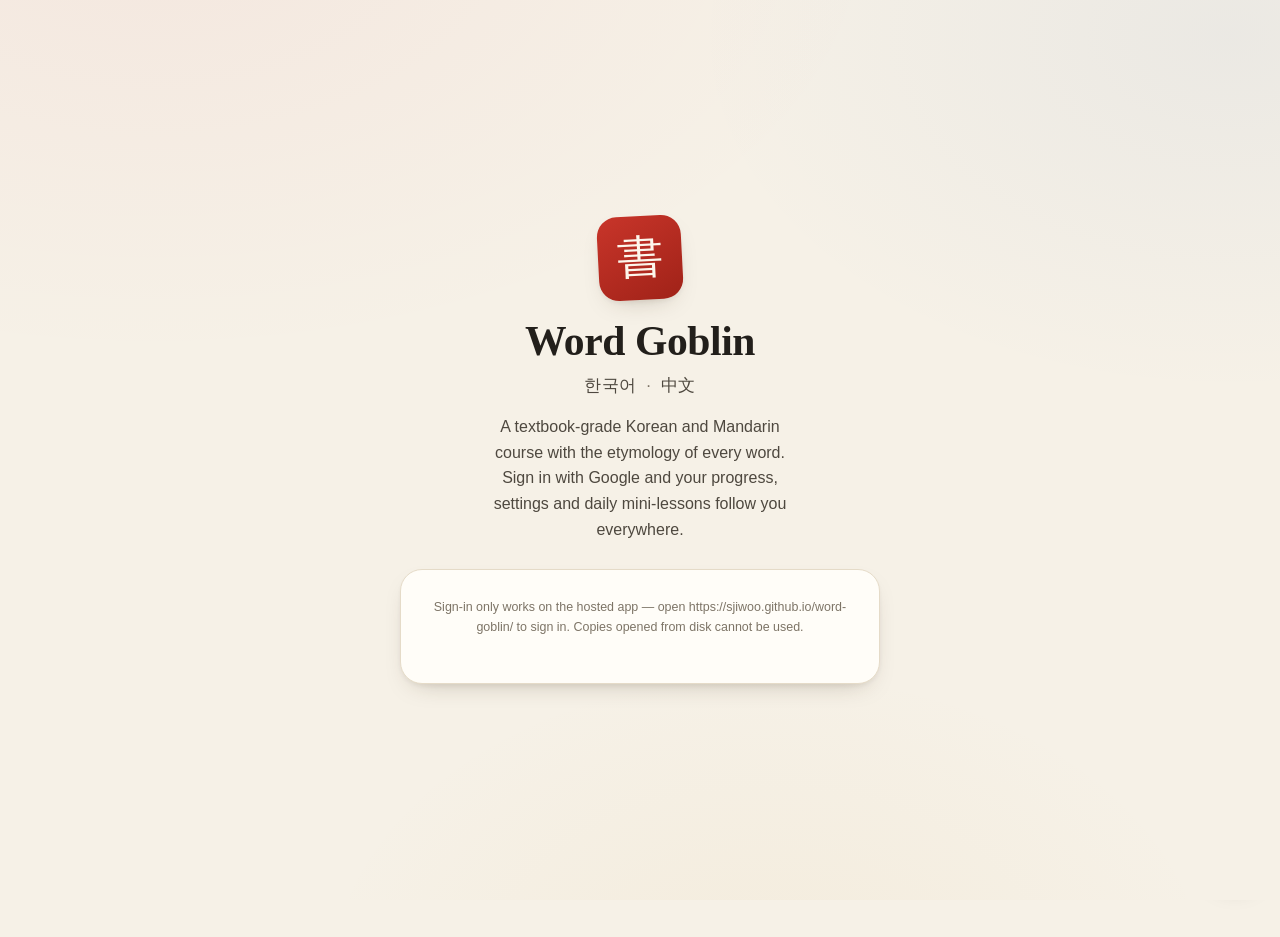
<file: index.html>
<!DOCTYPE html>
<html lang="en">
<head>
<meta charset="utf-8">
<meta name="viewport" content="width=device-width, initial-scale=1, viewport-fit=cover">
<meta name="description" content="Word Goblin — a self-contained Korean and Mandarin Chinese course with textbook-grade lessons, click-to-hear audio and the etymology of every word.">
<meta name="color-scheme" content="light dark">
<meta name="theme-color" content="#f6f1e7" media="(prefers-color-scheme: light)">
<meta name="theme-color" content="#191713" media="(prefers-color-scheme: dark)">
<title>Word Goblin</title>
<link rel="stylesheet" href="css/style.css">

<!-- PWA. Every path is relative so the app works from a GitHub Pages subpath. -->
<link rel="manifest" href="manifest.webmanifest">
<link rel="icon" type="image/svg+xml" href="icons/icon.svg">
<link rel="icon" type="image/png" sizes="192x192" href="icons/icon-192.png">
<link rel="apple-touch-icon" sizes="180x180" href="icons/apple-touch-icon-180.png">
<meta name="apple-mobile-web-app-capable" content="yes">
<meta name="apple-mobile-web-app-title" content="Word Goblin">
<meta name="apple-mobile-web-app-status-bar-style" content="default">
</head>
<body>

<a class="skip-link" href="#app">Skip to content</a>

<main id="app" class="app" role="main">
  <noscript>
    <p style="padding:2rem;max-width:40rem;margin:0 auto;">
      Word Goblin is an interactive course and needs JavaScript enabled. No network connection is
      required — everything runs locally in your browser.
    </p>
  </noscript>
</main>

<!-- ============================ curriculum data (plain scripts, no modules) -->
<script src="data/korean/foundation.js"></script>
<script src="data/korean/unit01.js"></script>
<script src="data/korean/unit02.js"></script>
<script src="data/korean/unit03.js"></script>
<script src="data/korean/unit04.js"></script>
<script src="data/korean/unit05.js"></script>
<script src="data/korean/unit06.js"></script>
<script src="data/korean/unit07.js"></script>
<script src="data/korean/unit08.js"></script>
<script src="data/korean/unit09.js"></script>
<script src="data/chinese/foundation.js"></script>
<script src="data/chinese/unit01.js"></script>
<script src="data/chinese/unit02.js"></script>
<script src="data/chinese/unit03.js"></script>
<script src="data/chinese/unit04.js"></script>
<script src="data/chinese/unit05.js"></script>
<script src="data/chinese/unit06.js"></script>
<script src="data/chinese/unit07.js"></script>
<script src="data/chinese/unit08.js"></script>
<script src="data/chinese/unit09.js"></script>

<!-- ============================================================ app engine -->
<script src="js/config.js"></script>
<script src="js/firebase.js"></script>
<script src="js/audio.js"></script>
<script src="js/progress.js"></script>
<script src="js/quiz.js"></script>
<script src="js/lesson.js"></script>
<script src="js/tutor.js"></script>
<script src="js/app.js"></script>

</body>
</html>
</file>
<file: css/style.css>
﻿/* Word Goblin — css/style.css
 *
 * Paper-and-ink aesthetic: ivory stock, charcoal ink, hairline rules, soft shadows.
 * Korean track is accented taegeuk blue → red; Chinese track cinnabar red → gold.
 * System font stacks only (no CDN, no web fonts) so CJK renders well fully offline.
 * Dark mode: prefers-color-scheme, overridable by [data-theme] on <html>.
 * Sections: tokens · base · chrome · dashboard · unit map · unit page · lesson bodies ·
 *           quiz · flashcards · settings · animation · responsive.
 */

/* ============================================================= 1. tokens == */
:root {
  --paper:      #f6f1e7;
  --paper-deep: #efe8da;
  --card:       #fffdf8;
  --card-2:     #fbf7ee;
  --ink:        #221f1b;
  --ink-2:      #4e483f;
  --ink-3:      #7d7466;
  --rule:       #e5dbc8;
  --rule-2:     #d5c8af;

  --ko-1: #1f4fa3;   --ko-2: #c8102e;
  --zh-1: #c8352a;   --zh-2: #cf9a34;

  --good:   #2f7d55;
  --good-b: #e7f3ea;
  --bad:    #b3352c;
  --bad-b:  #fbeceb;
  --warnc:  #96660d;

  --accent:  #8d6b3a;
  --accent-2:#b0472f;

  --shadow-1: 0 1px 2px rgba(60,45,20,.06);
  --shadow-2: 0 2px 4px rgba(60,45,20,.05), 0 10px 26px -14px rgba(60,45,20,.34);
  --shadow-3: 0 6px 14px rgba(60,45,20,.08), 0 24px 60px -28px rgba(60,45,20,.45);

  --r-sm: 8px;
  --r:    14px;
  --r-lg: 22px;

  --t: 180ms cubic-bezier(.22,.61,.36,1);
  --t-slow: 260ms cubic-bezier(.22,.61,.36,1);

  --sans: "Segoe UI", -apple-system, BlinkMacSystemFont, "Helvetica Neue", Arial,
          "Malgun Gothic", "Apple SD Gothic Neo", "Noto Sans KR",
          "Microsoft YaHei", "PingFang SC", "Noto Sans SC", sans-serif;
  --serif: "Iowan Old Style", "Palatino Linotype", Palatino, "Book Antiqua", Georgia,
           "Nanum Myeongjo", "Songti SC", SimSun, Batang, serif;
  --native: "Malgun Gothic", "Apple SD Gothic Neo", "Noto Sans KR", "Nanum Gothic",
            "Microsoft YaHei", "PingFang SC", "Hiragino Sans GB", "Noto Sans SC",
            "Segoe UI", sans-serif;
  --mono: "Cascadia Mono", Consolas, "SF Mono", "Roboto Mono", Menlo, monospace;

  --maxw: 1120px;
}

.lang-korean  { --accent: var(--ko-1); --accent-2: var(--ko-2); }
.lang-chinese { --accent: var(--zh-1); --accent-2: var(--zh-2); }

/* ---- dark palette (system preference) ---- */
@media (prefers-color-scheme: dark) {
  :root:not([data-theme="light"]) {
    --paper:      #191713;
    --paper-deep: #131110;
    --card:       #221f19;
    --card-2:     #2a271e;
    --ink:        #efe7d6;
    --ink-2:      #c2b8a5;
    --ink-3:      #948b7a;
    --rule:       #38342a;
    --rule-2:     #4a4538;

    --ko-1: #7ba6ea;  --ko-2: #ef7f86;
    --zh-1: #ef8168;  --zh-2: #e5c072;

    --good:   #63c48d;  --good-b: #17281e;
    --bad:    #ef8279;  --bad-b:  #2b1a18;
    --warnc:  #e0b45f;

    --accent:  #c8a86e;
    --accent-2:#e08a6c;

    --shadow-1: 0 1px 2px rgba(0,0,0,.5);
    --shadow-2: 0 2px 6px rgba(0,0,0,.45), 0 12px 30px -16px rgba(0,0,0,.8);
    --shadow-3: 0 8px 18px rgba(0,0,0,.5), 0 28px 64px -30px rgba(0,0,0,.9);
  }
}
/* ---- dark palette (manual toggle) ---- */
:root[data-theme="dark"] {
  --paper:      #191713;
  --paper-deep: #131110;
  --card:       #221f19;
  --card-2:     #2a271e;
  --ink:        #efe7d6;
  --ink-2:      #c2b8a5;
  --ink-3:      #948b7a;
  --rule:       #38342a;
  --rule-2:     #4a4538;

  --ko-1: #7ba6ea;  --ko-2: #ef7f86;
  --zh-1: #ef8168;  --zh-2: #e5c072;

  --good:   #63c48d;  --good-b: #17281e;
  --bad:    #ef8279;  --bad-b:  #2b1a18;
  --warnc:  #e0b45f;

  --accent:  #c8a86e;
  --accent-2:#e08a6c;

  --shadow-1: 0 1px 2px rgba(0,0,0,.5);
  --shadow-2: 0 2px 6px rgba(0,0,0,.45), 0 12px 30px -16px rgba(0,0,0,.8);
  --shadow-3: 0 8px 18px rgba(0,0,0,.5), 0 28px 64px -30px rgba(0,0,0,.9);
}

/* =============================================================== 2. base == */
*, *::before, *::after { box-sizing: border-box; }

html { -webkit-text-size-adjust: 100%; scroll-behavior: smooth; }

body {
  margin: 0;
  font-family: var(--sans);
  font-size: 16px;
  line-height: 1.6;
  color: var(--ink);
  background-color: var(--paper);
  background-image:
    radial-gradient(1200px 700px at 12% -8%, rgba(200,16,46,.045), transparent 62%),
    radial-gradient(900px 600px at 96% 4%, rgba(31,79,163,.05), transparent 60%),
    radial-gradient(700px 500px at 60% 110%, rgba(207,154,52,.06), transparent 65%);
  background-attachment: fixed;
  min-height: 100vh;
  opacity: 0;
  transition: opacity var(--t-slow);
}
body.ready { opacity: 1; }

h1, h2, h3, h4 { font-family: var(--serif); font-weight: 600; line-height: 1.22; margin: 0 0 .4em; letter-spacing: -.01em; }
p { margin: 0 0 .85em; }
a { color: inherit; }
ul, ol, dl, dd { margin: 0; padding: 0; }
li { list-style: none; }
code { font-family: var(--mono); font-size: .92em; }
input, textarea, button, select { font: inherit; color: inherit; }

::selection { background: rgba(207,154,52,.32); }

:focus-visible {
  outline: 2.5px solid var(--accent);
  outline-offset: 2px;
  border-radius: 4px;
}

.skip-link {
  position: absolute; left: -999px; top: 0; z-index: 100;
  background: var(--card); color: var(--ink); padding: .7rem 1.1rem;
  border: 1px solid var(--rule-2); border-radius: 0 0 var(--r-sm) 0;
}
.skip-link:focus { left: 0; }

.app {
  max-width: var(--maxw);
  margin: 0 auto;
  padding: 1.6rem 1.25rem 4rem;
}

.view { opacity: 0; transform: translateY(8px); }
.view.entered { animation: viewIn var(--t-slow) forwards; }
@keyframes viewIn { to { opacity: 1; transform: none; } }

.prose { color: var(--ink-2); max-width: 68ch; }
.muted { color: var(--ink-3); }
.mono  { font-family: var(--mono); font-size: .84rem; }

.page-title { font-size: clamp(1.9rem, 4vw, 2.6rem); margin-bottom: .2rem; }
.page-sub   { color: var(--ink-3); max-width: 60ch; margin-bottom: 2rem; }

.empty-note, .warn-note {
  color: var(--ink-3); font-size: .94rem; font-style: italic;
}
.warn-note {
  font-style: normal; color: var(--warnc);
  background: rgba(207,154,52,.09);
  border-left: 3px solid var(--warnc);
  padding: .7rem .9rem; border-radius: 0 var(--r-sm) var(--r-sm) 0;
}

/* ---- native script & speakables ---- */
.native { font-family: var(--native); font-feature-settings: "palt" 1; }

.speakable {
  cursor: pointer; position: relative;
  border-radius: 6px;
  transition: color var(--t), background var(--t);
  display: inline-flex; align-items: baseline; gap: .3em;
}
.speakable:hover { color: var(--accent-2); }
.speakable .spk-icon {
  font-size: .58em; opacity: .42; transform: translateY(-.1em);
  transition: opacity var(--t);
  line-height: 1;
}
.speakable:hover .spk-icon, .speakable:focus-visible .spk-icon { opacity: .8; }
.speakable.speaking { animation: speakPulse .65s ease; }
.speakable.speaking .spk-icon { opacity: 1; }
@keyframes speakPulse {
  0%   { background: rgba(207,154,52,0); }
  25%  { background: rgba(207,154,52,.22); }
  100% { background: rgba(207,154,52,0); }
}

/* ---- chips ---- */
.chip {
  display: inline-block; font-size: .7rem; letter-spacing: .06em; text-transform: uppercase;
  padding: .18em .6em; border-radius: 999px; border: 1px solid var(--rule-2);
  color: var(--ink-3); background: var(--card-2); white-space: nowrap;
}
.chip-lang   { border-color: var(--accent); color: var(--accent); background: transparent; }
.chip-pos    { text-transform: none; letter-spacing: 0; font-style: italic; }
.chip-origin {
  text-transform: none; letter-spacing: 0; white-space: normal;
  border-color: var(--accent); color: var(--accent); line-height: 1.4;
}

/* ---- buttons ---- */
.btn {
  display: inline-flex; align-items: center; justify-content: center; gap: .5em;
  font-size: .93rem; font-weight: 500;
  padding: .62em 1.15em;
  border-radius: 999px;
  border: 1px solid var(--rule-2);
  background: var(--card);
  color: var(--ink);
  cursor: pointer;
  text-decoration: none;
  transition: transform var(--t), box-shadow var(--t), background var(--t), border-color var(--t), color var(--t);
  box-shadow: var(--shadow-1);
}
.btn:hover  { transform: translateY(-1px); box-shadow: var(--shadow-2); border-color: var(--accent); }
.btn:active { transform: translateY(0); }
.btn[disabled] { opacity: .45; cursor: not-allowed; transform: none; box-shadow: none; }

.btn-primary {
  background: linear-gradient(135deg, var(--accent), var(--accent-2));
  border-color: transparent;
  /* --paper flips with the theme, so the label stays readable on the light-in-dark accents */
  color: var(--paper);
}

.btn-ghost  { background: transparent; }
.btn-quiet  { background: transparent; border-color: transparent; color: var(--ink-3); box-shadow: none; }
.btn-quiet:hover { color: var(--ink); border-color: var(--rule-2); }
.btn-sm     { font-size: .82rem; padding: .45em .9em; }
.btn-danger { color: var(--bad); border-color: var(--bad); background: transparent; }
.btn-danger:hover { background: var(--bad-b); border-color: var(--bad); }

.icon-btn {
  display: inline-flex; align-items: center; justify-content: center;
  width: 2.2rem; height: 2.2rem; flex: 0 0 auto;
  border-radius: 50%; border: 1px solid var(--rule-2);
  background: var(--card); cursor: pointer;
  transition: transform var(--t), border-color var(--t), background var(--t);
}
.icon-btn:hover { transform: scale(1.08); border-color: var(--accent); }

.btn-row { display: flex; flex-wrap: wrap; gap: .6rem; margin: 1rem 0 .4rem; }

/* ---- progress bar & ring ---- */
.pbar { height: 6px; background: var(--rule); border-radius: 999px; overflow: hidden; }
.pbar-fill {
  height: 100%; border-radius: 999px;
  background: linear-gradient(90deg, var(--accent), var(--accent-2));
  transition: width var(--t-slow);
}

.ring { position: relative; display: inline-grid; place-items: center; flex: 0 0 auto; }
.ring-svg { width: 100%; height: 100%; transform: rotate(-90deg); }
.ring-bg { fill: none; stroke: var(--rule); stroke-width: 6; }
.ring-fg {
  fill: none; stroke: var(--accent); stroke-width: 6; stroke-linecap: round;
  transition: stroke-dashoffset 600ms cubic-bezier(.22,.61,.36,1);
}
.ring-label {
  position: absolute; font-size: .72rem; font-weight: 600; color: var(--ink-2);
  font-variant-numeric: tabular-nums;
}
.ring-sm { width: 42px; height: 42px; } .ring-sm .ring-label { font-size: .6rem; }
.ring-md { width: 68px; height: 68px; }
.ring-lg { width: 104px; height: 104px; } .ring-lg .ring-label { font-size: 1.05rem; }

/* ============================================================= 3. chrome == */
.topbar {
  position: sticky; top: 0; z-index: 40;
  background: color-mix(in srgb, var(--paper) 88%, transparent);
  -webkit-backdrop-filter: saturate(1.4) blur(10px);
  backdrop-filter: saturate(1.4) blur(10px);
  border-bottom: 1px solid var(--rule);
}
@supports not (backdrop-filter: blur(4px)) { .topbar { background: var(--paper); } }

.topbar-inner {
  max-width: var(--maxw); margin: 0 auto;
  display: flex; align-items: center; gap: 1rem;
  padding: .7rem 1.25rem;
}

.brand { display: flex; align-items: center; gap: .6rem; text-decoration: none; margin-right: auto; }
.brand-mark {
  font-family: var(--serif); font-size: 1.35rem; line-height: 1;
  width: 2.1rem; height: 2.1rem; display: grid; place-items: center;
  border-radius: 9px; color: var(--paper);
  background: linear-gradient(140deg, var(--ko-1), var(--ko-2) 55%, var(--zh-2));
  box-shadow: var(--shadow-1);
}
.brand-text { display: flex; flex-direction: column; line-height: 1.1; }
.brand-text strong { font-family: var(--serif); font-size: 1.05rem; letter-spacing: .01em; }
.brand-sub { font-size: .68rem; color: var(--ink-3); letter-spacing: .1em; text-transform: uppercase; }

.nav { display: flex; gap: .15rem; flex-wrap: wrap; }
.navlink {
  display: inline-flex; align-items: center; gap: .4em;
  padding: .42em .8em; border-radius: 999px;
  font-size: .9rem; text-decoration: none; color: var(--ink-2);
  border: 1px solid transparent;
  transition: background var(--t), color var(--t), border-color var(--t);
}
.navlink:hover { color: var(--ink); background: var(--card-2); }
.navlink.active { color: var(--ink); border-color: var(--rule-2); background: var(--card); box-shadow: var(--shadow-1); }
.navlink-native { font-family: var(--native); font-size: 1.02rem; opacity: .85; }
.theme-btn { font-size: 1rem; }

.sitefoot {
  max-width: var(--maxw); margin: 0 auto; padding: 2rem 1.25rem 3rem;
  border-top: 1px solid var(--rule);
  color: var(--ink-3); font-size: .78rem; text-align: center;
}

.crumbs { display: flex; align-items: center; gap: .45rem; font-size: .82rem; color: var(--ink-3); margin-bottom: 1.2rem; }
.crumbs .crumb { text-decoration: none; }
.crumbs a.crumb:hover { color: var(--accent); text-decoration: underline; }
.crumb.current { color: var(--ink-2); }
.crumb-sep { opacity: .5; }

/* ========================================================== 4. dashboard == */
.hero { text-align: center; padding: 2.2rem 0 2.6rem; }
.hero-kicker {
  font-size: .74rem; letter-spacing: .22em; text-transform: uppercase; color: var(--ink-3);
  margin-bottom: .8rem;
}
.hero-title { display: flex; align-items: center; justify-content: center; gap: .6rem; flex-wrap: wrap; margin-bottom: .6rem; }
.hero-native {
  font-family: var(--native); font-size: clamp(2.6rem, 9vw, 5rem); font-weight: 700;
  line-height: 1; letter-spacing: -.02em;
  background-clip: text; -webkit-background-clip: text; color: transparent;
}
.hero-native.ko { background-image: linear-gradient(120deg, var(--ko-1), var(--ko-2)); }
.hero-native.zh { background-image: linear-gradient(120deg, var(--zh-1), var(--zh-2)); }
.hero-amp { color: var(--ink-3); font-size: 2rem; }
.hero-sub { color: var(--ink-2); max-width: 54ch; margin: 0 auto; font-size: 1.02rem; }

.track-grid { display: grid; grid-template-columns: 1fr 1fr; gap: 1.4rem; }

.track-card {
  position: relative; overflow: hidden;
  background: var(--card);
  border: 1px solid var(--rule);
  border-radius: var(--r-lg);
  padding: 1.5rem 1.5rem 1.3rem;
  box-shadow: var(--shadow-2);
  transition: transform var(--t), box-shadow var(--t);
}
.track-card:hover { transform: translateY(-3px); box-shadow: var(--shadow-3); }
.track-card.paused { opacity: .84; }
.track-band {
  position: absolute; inset: 0 0 auto 0; height: 5px;
  background: linear-gradient(90deg, var(--accent), var(--accent-2));
}
.track-head { display: flex; align-items: flex-start; gap: 1rem; margin-top: .4rem; }
.track-titles { flex: 1 1 auto; min-width: 0; }
.track-native {
  font-family: var(--native); font-size: 2.4rem; line-height: 1.1; font-weight: 700;
  color: var(--accent); margin-bottom: .1rem;
}
.track-name { font-size: 1.25rem; margin: 0 0 .15rem; }
.track-tagline { color: var(--ink-3); font-size: .88rem; margin: 0; }

.paused-badge {
  display: inline-flex; align-items: center; gap: .5em;
  margin-top: 1rem; font-size: .8rem; color: var(--warnc);
  background: rgba(207,154,52,.1); border: 1px solid rgba(207,154,52,.35);
  padding: .3em .8em; border-radius: 999px;
}
.paused-badge .dot { width: .5em; height: .5em; border-radius: 50%; background: currentColor; }

.stats {
  display: grid; grid-template-columns: repeat(4, 1fr);
  gap: .6rem; margin: 1.25rem 0 1.3rem;
  padding: .9rem 0; border-top: 1px solid var(--rule); border-bottom: 1px solid var(--rule);
}
.stat dt { font-size: .68rem; letter-spacing: .1em; text-transform: uppercase; color: var(--ink-3); }
.stat dd { font-family: var(--serif); font-size: 1.5rem; font-weight: 600; font-variant-numeric: tabular-nums; }
.stat-sub { font-size: .72rem; font-family: var(--sans); font-weight: 400; color: var(--ink-3); margin-left: .15em; }

.track-actions { display: flex; flex-wrap: wrap; gap: .55rem; }

.today-strip {
  display: flex; align-items: center; flex-wrap: wrap; gap: .8rem;
  margin-top: 2rem; padding: 1rem 1.2rem;
  border: 1px dashed var(--rule-2); border-radius: var(--r);
  font-size: .88rem; color: var(--ink-2);
}
.today-chip { display: inline-flex; align-items: center; gap: .45em; }
.today-mark { color: var(--ink-3); }
.today-chip.done .today-mark { color: var(--good); }
.today-link { margin-left: auto; color: var(--accent); text-decoration: none; font-weight: 500; }
.today-link:hover { text-decoration: underline; }

/* =========================================================== 5. unit map == */
.map-head { display: flex; align-items: flex-start; gap: 1.2rem; margin-bottom: 1.2rem; }
.map-titles { flex: 1 1 auto; }
.map-title { font-size: clamp(1.9rem, 4vw, 2.6rem); margin-bottom: .05rem; }
.map-native { font-family: var(--native); font-size: 1.6rem; color: var(--accent); margin-bottom: .4rem; }
.map-sub { color: var(--ink-3); max-width: 56ch; margin: 0; }
.map-actions { display: flex; gap: .6rem; flex-wrap: wrap; margin-bottom: 1.8rem; }

.unit-grid { display: grid; grid-template-columns: repeat(auto-fill, minmax(260px, 1fr)); gap: 1.1rem; }

.ucard {
  display: flex; flex-direction: column;
  background: var(--card); border: 1px solid var(--rule); border-radius: var(--r);
  padding: 1.1rem 1.15rem 1rem;
  text-decoration: none; color: inherit;
  box-shadow: var(--shadow-1);
  transition: transform var(--t), box-shadow var(--t), border-color var(--t);
  position: relative; overflow: hidden;
}
.ucard::before {
  content: ""; position: absolute; left: 0; top: 0; bottom: 0; width: 3px;
  background: linear-gradient(180deg, var(--accent), var(--accent-2));
  opacity: .0; transition: opacity var(--t);
}
.ucard:hover { transform: translateY(-3px); box-shadow: var(--shadow-2); border-color: var(--rule-2); }
.ucard:hover::before { opacity: 1; }
.ucard.done { border-color: color-mix(in srgb, var(--good) 45%, var(--rule)); }
.ucard.done::before { opacity: 1; background: var(--good); }

.ucard-top { display: flex; align-items: center; justify-content: space-between; margin-bottom: .55rem; }
.ucard-num {
  font-family: var(--serif); font-size: 1.6rem; font-weight: 600; color: var(--accent);
  line-height: 1; font-variant-numeric: tabular-nums;
}
.ucard-title { font-size: 1.08rem; margin: 0 0 .12rem; }
.ucard-native { font-family: var(--native); font-size: 1rem; color: var(--ink-2); margin-bottom: .35rem; }
.ucard-sub { font-size: .85rem; color: var(--ink-3); margin: 0 0 .8rem; }
.ucard-foot { display: flex; flex-wrap: wrap; gap: .3rem; margin-top: auto; padding-top: .5rem; }
.mini-chip {
  font-size: .64rem; letter-spacing: .05em; text-transform: uppercase;
  padding: .16em .5em; border-radius: 5px;
  background: var(--card-2); color: var(--ink-3); border: 1px solid var(--rule);
}
.mini-practice { color: var(--accent); border-color: color-mix(in srgb, var(--accent) 45%, var(--rule)); }
.ucard-status {
  margin-top: .7rem; padding-top: .55rem; border-top: 1px solid var(--rule);
  font-size: .78rem; color: var(--ink-3);
}
.ucard.done .ucard-status { color: var(--good); }
.ucard-check { font-weight: 700; }

.empty-box {
  border: 1px dashed var(--rule-2); border-radius: var(--r);
  padding: 2rem; text-align: center; color: var(--ink-2);
  background: var(--card-2);
}
.empty-box h2 { font-size: 1.2rem; }
.empty-box .prose { margin: 0 auto 1.2rem; }

/* ========================================================== 6. unit page == */
.unit-head { margin-bottom: 1.8rem; }
.unit-kicker { display: flex; align-items: center; gap: .7rem; margin-bottom: .6rem; }
.unit-num { font-size: .76rem; letter-spacing: .16em; text-transform: uppercase; color: var(--ink-3); }
.unit-title { font-size: clamp(2rem, 5vw, 3rem); margin-bottom: .1rem; }
.unit-title-native {
  font-family: var(--native); font-size: clamp(1.3rem, 3vw, 1.8rem);
  color: var(--accent); margin-bottom: .5rem;
}
.unit-subtitle { color: var(--ink-2); font-size: 1.02rem; max-width: 62ch; }

.basis {
  display: flex; flex-wrap: wrap; align-items: baseline; gap: .5rem 1rem;
  margin: 1rem 0; padding: .7rem .95rem;
  border-left: 3px solid var(--accent); background: var(--card-2);
  border-radius: 0 var(--r-sm) var(--r-sm) 0;
}
.basis-label { font-size: .66rem; letter-spacing: .14em; text-transform: uppercase; color: var(--ink-3); }
.basis-list { display: flex; flex-wrap: wrap; gap: .3rem .9rem; font-size: .85rem; color: var(--ink-2); font-style: italic; }
.basis-list li::before { content: "§ "; color: var(--accent); font-style: normal; }
.overview { margin-top: 1rem; }
.overview .prose { font-size: 1.02rem; }

/* ---- tabs ---- */
.tabs-wrap {
  position: sticky; top: 3.4rem; z-index: 20;
  background: color-mix(in srgb, var(--paper) 92%, transparent);
  -webkit-backdrop-filter: blur(8px); backdrop-filter: blur(8px);
  border-bottom: 1px solid var(--rule);
  margin: 0 -1.25rem 1.6rem; padding: 0 1.25rem;
}
@supports not (backdrop-filter: blur(4px)) { .tabs-wrap { background: var(--paper); } }
.tabs { display: flex; gap: .2rem; overflow-x: auto; scrollbar-width: thin; }
.tab {
  position: relative; display: inline-flex; align-items: center; gap: .4em;
  padding: .75rem .95rem; white-space: nowrap;
  background: none; border: none; cursor: pointer;
  color: var(--ink-3); font-size: .92rem;
  border-bottom: 2px solid transparent;
  transition: color var(--t), border-color var(--t);
}
.tab:hover { color: var(--ink); }
.tab.active { color: var(--ink); border-bottom-color: var(--accent); font-weight: 600; }
.tab.done .tab-check { color: var(--good); font-weight: 700; }
.tab-check { font-size: .8em; }

.panel { animation: none; }
.panel.fade-in { animation: fadeUp var(--t-slow) both; }
@keyframes fadeUp { from { opacity: 0; transform: translateY(6px); } to { opacity: 1; transform: none; } }
.panel-head { display: flex; align-items: baseline; justify-content: space-between; gap: 1rem; margin-bottom: 1.1rem; }
.panel-title { font-size: 1.45rem; margin: 0; }

.complete-bar {
  display: flex; align-items: center; flex-wrap: wrap; gap: .8rem;
  margin-top: 2.2rem; padding-top: 1.2rem; border-top: 1px solid var(--rule);
}
.btn-complete { border-color: var(--accent); color: var(--accent); }
.btn-complete.is-done { background: var(--good-b); border-color: var(--good); color: var(--good); }
.complete-note { font-size: .8rem; color: var(--ink-3); }

.unit-footer { margin-top: 2.6rem; }
.unit-progress { margin-bottom: 1.2rem; }
.unit-progress-label { font-size: .8rem; color: var(--ink-3); display: block; margin-bottom: .4rem; }
.unit-nav { display: flex; flex-wrap: wrap; gap: .6rem; justify-content: space-between; }

/* ---- one-step-at-a-time footer: every section ends with the NEXT section ---- */
.step-nav { margin-top: 1.1rem; }
.step-next {
  display: flex; width: 100%; text-align: left;
  border: 1px solid var(--rule-2); border-radius: var(--r);
  background: var(--card-2); color: var(--ink); cursor: pointer;
  padding: .95rem 1.15rem; text-decoration: none;
  box-shadow: var(--shadow-1);
  transition: border-color var(--t), box-shadow var(--t), transform var(--t);
}
.step-next:hover { border-color: var(--accent); box-shadow: var(--shadow-2); transform: translateY(-1px); }
.step-inner { display: flex; align-items: center; gap: 1rem; width: 100%; }
.step-text { display: flex; flex-direction: column; gap: .12rem; min-width: 0; }
.step-kicker { font-size: .64rem; letter-spacing: .14em; text-transform: uppercase; color: var(--ink-3); }
.step-label { font-weight: 600; font-size: 1.05rem; color: var(--accent); }
.step-sub { font-size: .85rem; color: var(--ink-2); }
.step-arrow { margin-left: auto; font-size: 1.4rem; color: var(--accent); flex: 0 0 auto; }

/* ====================================================== 7. lesson bodies == */
/* dialogue */
.scene {
  font-style: italic; color: var(--ink-3);
  border-left: 2px solid var(--rule-2); padding-left: .9rem; margin-bottom: 1.2rem;
}
.dialogue { margin-top: 1.1rem; display: flex; flex-direction: column; gap: .5rem; }
.dline {
  display: grid; grid-template-columns: minmax(60px, 92px) 1fr; gap: 1rem;
  padding: .85rem 1rem; border-radius: var(--r);
  background: var(--card); border: 1px solid var(--rule);
  transition: border-color var(--t), transform var(--t);
}
.dline:hover { border-color: var(--rule-2); }
.dline.alt { background: var(--card-2); }
.dspeaker { font-size: .9rem; color: var(--accent); font-weight: 600; }
.dspeaker-name { font-family: var(--native); }
.dtext { font-family: var(--native); font-size: 1.32rem; line-height: 1.5; margin-bottom: .15rem; }
.droman { font-size: .86rem; color: var(--ink-3); font-style: italic; }
.dgloss { font-size: .95rem; color: var(--ink-2); margin-top: .2rem; }

/* vocab */
.vocab-grid { display: grid; grid-template-columns: repeat(auto-fill, minmax(300px, 1fr)); gap: 1rem; }
.vcard {
  background: var(--card); border: 1px solid var(--rule); border-radius: var(--r);
  padding: 1.1rem 1.15rem; box-shadow: var(--shadow-1);
  transition: transform var(--t), box-shadow var(--t), border-color var(--t);
  display: flex; flex-direction: column;
}
.vcard:hover { transform: translateY(-2px); box-shadow: var(--shadow-2); border-color: var(--rule-2); }
.vcard-top { display: flex; align-items: flex-start; justify-content: space-between; gap: .8rem; }
.vcard-termwrap { min-width: 0; }
.vcard-term {
  font-family: var(--native); font-size: 2.05rem; line-height: 1.25; font-weight: 600;
  letter-spacing: -.01em;
}
.vcard-trad { font-family: var(--native); font-size: .82rem; color: var(--ink-3); }
.vcard-roman { font-style: italic; color: var(--accent); font-size: 1rem; margin-top: .1rem; }
.vcard-glossrow { display: flex; align-items: center; gap: .5rem; flex-wrap: wrap; margin-top: .35rem; }
.vcard-gloss { font-size: 1.02rem; }
.vcard-example {
  margin-top: .9rem; padding: .75rem .85rem;
  background: var(--card-2); border-radius: var(--r-sm); border: 1px solid var(--rule);
}
.vex-text { font-family: var(--native); font-size: 1.12rem; line-height: 1.5; }
.vex-roman { font-size: .8rem; color: var(--ink-3); font-style: italic; }
.vex-gloss { font-size: .88rem; color: var(--ink-2); margin-top: .15rem; }

.mastery { display: flex; gap: 3px; align-items: center; padding-top: .5rem; }
.mdot { width: 7px; height: 7px; border-radius: 50%; background: var(--rule-2); display: block; }
.mdot.on { background: var(--good); }

/* linguistics reveal */
.ling { margin-top: .95rem; border-top: 1px solid var(--rule); }
.ling-summary {
  display: flex; align-items: center; gap: .35rem .55rem; flex-wrap: wrap;
  list-style: none; cursor: pointer; padding: .7rem 0 .1rem;
  font-size: .82rem; letter-spacing: .1em; text-transform: uppercase; color: var(--ink-3);
  transition: color var(--t);
}
.ling-summary::-webkit-details-marker { display: none; }
.ling-summary:hover { color: var(--accent); }
.ling-title { font-weight: 600; }
.ling-caret { margin-left: auto; transition: transform var(--t); }
.ling[open] .ling-caret { transform: rotate(180deg); }
.ling-body { padding: .5rem 0 .2rem; animation: fadeUp var(--t-slow) both; }
.ling-block { margin-bottom: .9rem; }
.ling-h {
  display: flex; align-items: center; gap: .4em;
  font-family: var(--sans); font-size: .74rem; letter-spacing: .12em; text-transform: uppercase;
  color: var(--accent); margin: 0 0 .3em;
}
.ling-icon { font-size: .9em; opacity: .8; }
.ling-p { font-size: .88rem; line-height: 1.62; color: var(--ink-2); margin-bottom: .5em; }

/* grammar */
.gpoint {
  background: var(--card); border: 1px solid var(--rule); border-radius: var(--r);
  padding: 1.3rem 1.4rem; margin-bottom: 1.2rem; box-shadow: var(--shadow-1);
}
.gpoint-head { display: flex; align-items: baseline; gap: .7rem; }
.gpoint-num {
  font-family: var(--serif); font-size: .8rem; color: var(--paper);
  background: var(--accent); width: 1.6rem; height: 1.6rem; border-radius: 50%;
  display: grid; place-items: center; flex: 0 0 auto;
}
.gpoint-name { font-size: 1.2rem; margin: 0 0 .5rem; }
.gpattern { display: flex; align-items: center; gap: .7rem; margin: .2rem 0 .9rem; flex-wrap: wrap; }
.gpattern-label { font-size: .64rem; letter-spacing: .14em; text-transform: uppercase; color: var(--ink-3); }
.gpattern-code {
  font-family: var(--native); font-size: 1rem; padding: .3em .7em;
  background: var(--card-2); border: 1px dashed var(--rule-2); border-radius: var(--r-sm);
  color: var(--accent-2);
}
.gexamples { margin-top: 1rem; display: grid; gap: .6rem; }
.gex {
  padding: .7rem .9rem; border-left: 3px solid var(--accent);
  background: var(--card-2); border-radius: 0 var(--r-sm) var(--r-sm) 0;
}
.gex-text { font-family: var(--native); font-size: 1.2rem; line-height: 1.5; }
.gex-roman { font-size: .8rem; font-style: italic; color: var(--ink-3); }
.gex-gloss { font-size: .9rem; color: var(--ink-2); }

/* notes */
.notes {
  background: var(--card); border: 1px solid var(--rule); border-radius: var(--r);
  padding: 1.5rem 1.7rem; box-shadow: var(--shadow-1);
  position: relative;
}
.notes::before {
  content: "❦"; position: absolute; top: .9rem; right: 1.2rem;
  color: var(--accent); opacity: .35; font-size: 1.3rem;
}
.notes .prose { font-size: 1.02rem; line-height: 1.75; max-width: 70ch; }

/* =============================================================== 8. quiz == */
.prev-score { font-size: .84rem; color: var(--ink-3); margin-bottom: .8rem; }

.quiz { max-width: 780px; }
.quiz-meta { display: flex; justify-content: space-between; align-items: baseline; font-size: .78rem; color: var(--ink-3); margin-bottom: .4rem; }
.quiz-score { font-variant-numeric: tabular-nums; }
.quiz-bar { height: 5px; background: var(--rule); border-radius: 999px; overflow: hidden; margin-bottom: 1.3rem; }
.quiz-bar-fill { height: 100%; width: 0; background: linear-gradient(90deg, var(--accent), var(--accent-2)); transition: width var(--t-slow); }

.qcard {
  position: relative; overflow: hidden;
  background: var(--card); border: 1px solid var(--rule); border-radius: var(--r-lg);
  padding: 1.6rem 1.6rem 1.4rem; box-shadow: var(--shadow-2);
  opacity: 0; transform: translateY(10px);
}
.qcard.in { animation: fadeUp var(--t-slow) forwards; }
.qtype {
  display: inline-block; font-size: .64rem; letter-spacing: .14em; text-transform: uppercase;
  color: var(--accent); margin-bottom: .7rem;
}
.qprompt { display: flex; align-items: flex-start; gap: .8rem; margin-bottom: 1.3rem; }
.qprompt-text { font-family: var(--serif); font-size: 1.35rem; line-height: 1.35; flex: 1 1 auto; }

.choices { display: grid; gap: .55rem; }
.choice {
  display: flex; align-items: center; gap: .8rem; width: 100%; text-align: left;
  padding: .85rem 1rem; border-radius: var(--r);
  border: 1px solid var(--rule); background: var(--card-2); cursor: pointer;
  transition: transform var(--t), border-color var(--t), background var(--t);
  font-size: 1.02rem;
}
.choice:hover:not(.locked) { transform: translateX(3px); border-color: var(--accent); }
.choice-key {
  flex: 0 0 auto; width: 1.7rem; height: 1.7rem; border-radius: 50%;
  display: grid; place-items: center;
  font-size: .74rem; font-weight: 600; color: var(--ink-3);
  border: 1px solid var(--rule-2); background: var(--card);
}
.choice-text { font-family: var(--native); }
.choice.locked { cursor: default; opacity: .72; }
.choice.is-correct {
  border-color: var(--good); background: var(--good-b); opacity: 1;
  animation: popIn 320ms cubic-bezier(.2,.9,.3,1.3);
}
.choice.is-correct .choice-key { border-color: var(--good); color: var(--good); }
.choice.is-wrong { border-color: var(--bad); background: var(--bad-b); opacity: 1; }
.choice.is-wrong .choice-key { border-color: var(--bad); color: var(--bad); }
.choice.reveal { box-shadow: 0 0 0 2px color-mix(in srgb, var(--good) 35%, transparent); }
@keyframes popIn { 0% { transform: scale(.98); } 60% { transform: scale(1.015); } 100% { transform: scale(1); } }

.play-big {
  display: flex; flex-direction: column; align-items: center; gap: .3rem;
  margin: 0 auto 1.4rem; padding: 1.4rem 2.2rem;
  border-radius: var(--r-lg); border: 1px dashed var(--rule-2);
  background: var(--card-2); cursor: pointer;
  transition: transform var(--t), border-color var(--t), background var(--t);
}
.play-big:hover { transform: scale(1.03); border-color: var(--accent); }
.play-glyph { font-size: 2.2rem; line-height: 1; }
.play-label { font-size: .78rem; letter-spacing: .1em; text-transform: uppercase; color: var(--ink-3); }

.typing { display: flex; gap: .6rem; flex-wrap: wrap; }
.typing-input {
  flex: 1 1 240px; min-width: 0;
  font-family: var(--native); font-size: 1.3rem;
  padding: .7rem .95rem; border-radius: var(--r);
  border: 1px solid var(--rule-2); background: var(--card-2); color: var(--ink);
  transition: border-color var(--t), box-shadow var(--t);
}
.typing-input:focus { border-color: var(--accent); outline: none; box-shadow: 0 0 0 3px color-mix(in srgb, var(--accent) 22%, transparent); }
.typing-input.is-correct { border-color: var(--good); background: var(--good-b); }
.typing-input.is-wrong { border-color: var(--bad); background: var(--bad-b); }
.hint-wrap { margin-top: .7rem; }
.hint { font-size: .86rem; color: var(--ink-3); font-style: italic; margin: .4rem 0 0; }

.reveal-answer { display: flex; align-items: baseline; gap: .6rem; flex-wrap: wrap; margin-top: .6rem; }
.reveal-label { font-size: .68rem; letter-spacing: .12em; text-transform: uppercase; color: var(--ink-3); }
.reveal-value { font-family: var(--native); font-size: 1.3rem; color: var(--good); }
.reveal-alt { font-size: .78rem; color: var(--ink-3); }

.match-grid { display: grid; grid-template-columns: 1fr 1fr; gap: .7rem; }
.match-col { display: grid; gap: .5rem; align-content: start; }
.match-tile {
  padding: .8rem .9rem; border-radius: var(--r-sm);
  border: 1px solid var(--rule); background: var(--card-2); cursor: pointer;
  text-align: left; display: flex; align-items: center; gap: .5rem; justify-content: space-between;
  transition: transform var(--t), border-color var(--t), background var(--t), opacity var(--t);
}
.match-tile:hover:not([disabled]) { border-color: var(--accent); transform: translateY(-1px); }
.match-tile.side-a .match-text { font-family: var(--native); font-size: 1.2rem; }
.match-tile .spk-icon { font-size: .72rem; opacity: .35; }
.match-tile.sel { border-color: var(--accent); background: color-mix(in srgb, var(--accent) 12%, var(--card-2)); box-shadow: 0 0 0 2px color-mix(in srgb, var(--accent) 25%, transparent); }
.match-tile.done { border-color: var(--good); background: var(--good-b); opacity: .62; cursor: default; }
.match-tile.bad { border-color: var(--bad); background: var(--bad-b); animation: shake 380ms; }
.match-status { margin-top: .9rem; font-size: .84rem; color: var(--ink-3); }
.match-summary { font-size: .88rem; color: var(--ink-2); margin-top: .4rem; }

.order-line {
  min-height: 4rem; display: flex; flex-wrap: wrap; align-items: center; gap: .45rem;
  padding: .85rem; border-radius: var(--r);
  border: 1px dashed var(--rule-2); background: var(--card-2); margin-bottom: 1rem;
  transition: border-color var(--t), background var(--t);
}
.order-line.is-correct { border-color: var(--good); border-style: solid; background: var(--good-b); }
.order-line.is-wrong { border-color: var(--bad); border-style: solid; background: var(--bad-b); }
.order-placeholder { color: var(--ink-3); font-size: .88rem; font-style: italic; }
.order-pool { display: flex; flex-wrap: wrap; gap: .45rem; }
.token {
  font-family: var(--native); font-size: 1.15rem;
  padding: .45em .85em; border-radius: 999px;
  border: 1px solid var(--rule-2); background: var(--card); cursor: pointer;
  transition: transform var(--t), border-color var(--t), background var(--t);
  box-shadow: var(--shadow-1);
}
.token:hover:not([disabled]) { transform: translateY(-2px); border-color: var(--accent); }
.token-picked { background: linear-gradient(135deg, color-mix(in srgb, var(--accent) 16%, var(--card)), var(--card)); border-color: var(--accent); }
.order-actions { display: flex; gap: .6rem; margin-top: 1rem; flex-wrap: wrap; }

.qfeedback { max-height: 0; overflow: hidden; opacity: 0; transition: max-height var(--t-slow), opacity var(--t-slow); }
.qfeedback.shown { max-height: 60rem; opacity: 1; margin-top: 1.2rem; }
.verdict { display: flex; align-items: center; gap: .6rem; font-family: var(--serif); font-size: 1.15rem; }
.verdict-mark {
  width: 1.7rem; height: 1.7rem; border-radius: 50%; display: grid; place-items: center;
  font-size: .95rem; color: var(--paper);
}
.verdict.ok  .verdict-mark { background: var(--good); }
.verdict.no  .verdict-mark { background: var(--bad); }
.verdict.ok  .verdict-text { color: var(--good); }
.verdict.no  .verdict-text { color: var(--bad); }
.explain { font-size: .93rem; color: var(--ink-2); margin-top: .6rem; padding-left: 2.3rem; }

.qfooter { display: flex; justify-content: flex-end; margin-top: 1.2rem; }

.summary-card { text-align: center; }
.summary-card .ring { margin: 0 auto 1rem; }
.summary-title { font-size: 1.7rem; margin-bottom: .2rem; }
.summary-line { color: var(--ink-2); }
.summary-list { display: flex; flex-wrap: wrap; gap: .4rem; justify-content: center; margin: 1.2rem 0; }
.summary-item {
  display: inline-flex; align-items: center; gap: .35rem;
  font-size: .72rem; padding: .25em .6em; border-radius: 999px;
  border: 1px solid var(--rule); background: var(--card-2); color: var(--ink-3);
}
.summary-item.ok { border-color: color-mix(in srgb, var(--good) 45%, var(--rule)); color: var(--good); }
.summary-item.no { border-color: color-mix(in srgb, var(--bad) 45%, var(--rule)); color: var(--bad); }
.summary-num { font-variant-numeric: tabular-nums; opacity: .7; }
.summary-type { text-transform: capitalize; }
.summary-actions { display: flex; gap: .6rem; justify-content: center; flex-wrap: wrap; margin-top: .5rem; }

/* ========================================================= 9. flashcards == */
.review-head { margin-bottom: 1.4rem; }
.review-title { font-size: clamp(1.7rem, 4vw, 2.4rem); margin-bottom: .1rem; }
.review-sub { color: var(--ink-3); max-width: 58ch; }

.flash-stage { max-width: 620px; margin: 0 auto; }
.flash-meter { display: flex; justify-content: space-between; font-size: .78rem; color: var(--ink-3); margin-bottom: .4rem; }
.flash-stage .pbar { margin-bottom: 1.4rem; }

.flash-scene { perspective: 1400px; position: relative; }
.flash-card {
  position: relative; width: 100%; min-height: 300px;
  transform-style: preserve-3d;
  transition: transform 520ms cubic-bezier(.3,.8,.3,1);
  cursor: pointer;
}
.flash-card.in { animation: fadeUp var(--t-slow) both; }
.flash-card.flipped { transform: rotateY(180deg); }
.flash-face {
  position: absolute; inset: 0;
  -webkit-backface-visibility: hidden; backface-visibility: hidden;
  display: flex; flex-direction: column; align-items: center; justify-content: center;
  gap: .5rem; text-align: center; padding: 2rem 1.6rem;
  background: var(--card); border: 1px solid var(--rule); border-radius: var(--r-lg);
  box-shadow: var(--shadow-2);
}
.flash-front { background-image: linear-gradient(160deg, color-mix(in srgb, var(--accent) 7%, var(--card)), var(--card) 60%); }
.flash-back { transform: rotateY(180deg); }
.flash-term { font-family: var(--native); font-size: clamp(2.6rem, 11vw, 4.2rem); line-height: 1.15; font-weight: 600; }
.flash-trad { font-family: var(--native); font-size: 1.1rem; color: var(--ink-3); }
.flash-hint { position: absolute; bottom: 1.1rem; font-size: .72rem; letter-spacing: .14em; text-transform: uppercase; color: var(--ink-3); }
.flash-roman { font-style: italic; font-size: 1.3rem; color: var(--accent); }
.flash-gloss { font-family: var(--serif); font-size: 1.6rem; }
.flash-example { margin-top: .8rem; padding-top: .8rem; border-top: 1px solid var(--rule); width: 100%; }
.flash-ex-text { font-family: var(--native); font-size: 1.2rem; }
.flash-ex-gloss { font-size: .88rem; color: var(--ink-3); }
.flash-tools { display: flex; gap: .5rem; justify-content: center; flex-wrap: wrap; margin-top: 1.2rem; }
.flash-grade { display: flex; gap: .8rem; justify-content: center; margin-top: 1rem; }
.btn-again { border-color: var(--bad); color: var(--bad); min-width: 8rem; }
.btn-again:hover { background: var(--bad-b); }
.btn-good { border-color: var(--good); color: var(--good); min-width: 8rem; }
.btn-good:hover { background: var(--good-b); }
.flash-keys { text-align: center; font-size: .74rem; color: var(--ink-3); margin-top: 1rem; }

/* =========================================================== 10. settings == */
.spanel {
  background: var(--card); border: 1px solid var(--rule); border-radius: var(--r);
  padding: 1.5rem 1.6rem; margin-bottom: 1.3rem; box-shadow: var(--shadow-1);
}
.spanel-title { font-size: 1.25rem; margin-bottom: .2rem; }
.spanel-sub { color: var(--ink-3); font-size: .88rem; max-width: 62ch; margin-bottom: 1.1rem; }

.segmented { display: inline-flex; border: 1px solid var(--rule-2); border-radius: 999px; overflow: hidden; }
.seg {
  padding: .5em 1.1em; border: none; background: transparent; cursor: pointer;
  font-size: .88rem; color: var(--ink-3);
  transition: background var(--t), color var(--t);
}
.seg:hover { color: var(--ink); }
.seg.on { background: var(--accent); color: var(--paper); }

.voice-list { display: grid; gap: .8rem; }
.voice-row {
  display: flex; align-items: center; gap: 1rem; flex-wrap: wrap;
  padding: .9rem 1rem; border: 1px solid var(--rule); border-radius: var(--r-sm);
  background: var(--card-2);
}
.voice-info { flex: 1 1 260px; min-width: 0; }
.voice-lang { font-weight: 600; font-size: .95rem; }
.voice-status { font-size: .84rem; color: var(--ink-3); }
.voice-status.ok { color: var(--good); }
.voice-status.warn { color: var(--warnc); }
.voice-status.bad { color: var(--bad); }

.field { margin-bottom: 1.1rem; }
.field-label { display: block; font-size: .74rem; letter-spacing: .1em; text-transform: uppercase; color: var(--ink-3); margin-bottom: .35rem; }
.field-hint { font-size: .78rem; color: var(--ink-3); margin: .35rem 0 0; }
.input, .code-area {
  width: 100%; padding: .65rem .85rem;
  border: 1px solid var(--rule-2); border-radius: var(--r-sm);
  background: var(--card-2); color: var(--ink);
  transition: border-color var(--t), box-shadow var(--t);
}
.input:focus, .code-area:focus {
  outline: none; border-color: var(--accent);
  box-shadow: 0 0 0 3px color-mix(in srgb, var(--accent) 20%, transparent);
}
.code-area { font-family: var(--mono); font-size: .78rem; line-height: 1.5; resize: vertical; }
.file-input { padding: .5rem; }

.checks { display: flex; gap: 1.2rem; flex-wrap: wrap; }
.check { display: inline-flex; align-items: center; gap: .45rem; cursor: pointer; font-size: .95rem; }
.check input { width: 1.05rem; height: 1.05rem; accent-color: var(--accent); }

/* mini-lesson queue status */
.sync-box {
  display: flex; align-items: center; gap: .9rem; flex-wrap: wrap;
  margin-top: 1.1rem; padding: .75rem .95rem;
  border: 1px dashed var(--rule-2); border-radius: var(--r-sm);
  background: var(--card-2);
}
.sync-line {
  flex: 1 1 260px; margin: 0;
  font-size: .82rem; color: var(--ink-3);
}
.sync-line.on { color: var(--ink-2); }
.key-row { display: flex; gap: .5rem; flex-wrap: wrap; align-items: center; }
.key-input {
  flex: 1 1 15rem; min-width: 0;
  font-family: var(--mono); font-size: 1.02rem;
  letter-spacing: .14em; text-transform: uppercase;
}
.sync-line.on::before {
  content: ""; display: inline-block; width: .5em; height: .5em; margin-right: .5em;
  border-radius: 50%; background: var(--good); vertical-align: middle;
}

.form-status { font-size: .85rem; color: var(--ink-3); min-height: 1.3em; margin: .5rem 0 0; }
.form-status.ok { color: var(--good); }
.form-status.bad { color: var(--bad); }
.form-status.warn { color: var(--warnc); }

.diag-grid { display: grid; grid-template-columns: 1fr 1fr; gap: 1.2rem; margin-bottom: 1rem; }
.diag-cell h3 { font-size: 1rem; margin-bottom: .2rem; }
.diag-cell > p { font-size: .84rem; color: var(--ink-3); }
.diag-units { font-size: .82rem; color: var(--ink-2); display: grid; gap: .15rem; margin-top: .4rem; }
.diag-units li::before { content: "· "; color: var(--ink-3); }
.diag-units li.bad { color: var(--bad); }

/* ========================================================== 11. animation == */
.anim-correct { animation: goodPulse 640ms cubic-bezier(.2,.9,.3,1.2); }
@keyframes goodPulse {
  0%   { box-shadow: var(--shadow-2), 0 0 0 0 color-mix(in srgb, var(--good) 55%, transparent); }
  40%  { box-shadow: var(--shadow-2), 0 0 0 10px color-mix(in srgb, var(--good) 0%, transparent); transform: scale(1.008); }
  100% { box-shadow: var(--shadow-2); transform: scale(1); }
}
.anim-wrong { animation: shake 460ms cubic-bezier(.36,.07,.19,.97); }
@keyframes shake {
  10%, 90% { transform: translateX(-2px); }
  20%, 80% { transform: translateX(4px); }
  30%, 50%, 70% { transform: translateX(-7px); }
  40%, 60% { transform: translateX(7px); }
}

.confetti { position: absolute; inset: 0; pointer-events: none; overflow: hidden; }
.fleck {
  position: absolute; top: -12px; width: 7px; height: 12px; border-radius: 1px;
  animation: fall 1.2s cubic-bezier(.3,.6,.5,1) forwards;
}
@keyframes fall {
  0%   { opacity: 0; transform: translateY(-10px) rotate(0deg); }
  15%  { opacity: 1; }
  100% { opacity: 0; transform: translateY(340px) rotate(520deg); }
}

@media (prefers-reduced-motion: reduce) {
  *, *::before, *::after {
    animation-duration: .001ms !important;
    animation-iteration-count: 1 !important;
    transition-duration: .001ms !important;
    scroll-behavior: auto !important;
  }
  .view { opacity: 1; transform: none; }
  .qcard { opacity: 1; transform: none; }
}

/* ========================================================= 12. responsive == */
@media (max-width: 900px) {
  .track-grid { grid-template-columns: 1fr; }
  .diag-grid  { grid-template-columns: 1fr; }
}

@media (max-width: 680px) {
  .app { padding: 1.1rem .9rem 3rem; }
  .topbar-inner { padding: .55rem .9rem; gap: .4rem; flex-wrap: nowrap; }
  .nav { flex-wrap: nowrap; }
  .brand-sub { display: none; }
  /* keep text-only links (Home, Settings) labelled; the two language links go glyph-only */
  .navlink-native ~ .navlink-label { display: none; }
  .navlink-native { font-size: 1.15rem; }
  .navlink { padding: .42em .6em; font-size: .84rem; }
  .nav { gap: .1rem; }
  .stats { grid-template-columns: repeat(2, 1fr); gap: .8rem .4rem; }
  .dline { grid-template-columns: 1fr; gap: .25rem; }
  .match-grid { grid-template-columns: 1fr; }
  .match-col:last-child { margin-top: .3rem; }
  .tabs-wrap { top: 3rem; margin-left: -.9rem; margin-right: -.9rem; padding: 0 .9rem; }
  .vocab-grid { grid-template-columns: 1fr; }
  .qcard { padding: 1.2rem 1.1rem; border-radius: var(--r); }
  .spanel { padding: 1.2rem 1.1rem; }
  .flash-card { min-height: 250px; }
  .unit-nav { justify-content: stretch; }
  .unit-nav .btn { flex: 1 1 auto; }
}

@media (max-width: 470px) {
  /* the mark alone carries the brand once the bar gets tight */
  .brand-text { display: none; }
  .today-link { margin-left: 0; }
}

@media (min-width: 1200px) {
  :root { --maxw: 1180px; }
}

/* ================================================= 13. story mode (mobile) ==
   The phone lesson experience: a full-screen deck of story cards over the whole
   app (z 50 — above the topbar at 40, below the tutor goblin at 59/60 so the
   tutor stays one tap away mid-lesson). */

body.story-open { overflow: hidden; }

/* The story is fixed-position inside the animated .view; the view's entrance
   transform would hijack the fixed positioning, so this view variant sits still. */
.view.unitview-story { animation: none !important; opacity: 1; transform: none !important; }

.story {
  position: fixed; inset: 0; z-index: 50;
  display: flex; flex-direction: column;
  background-color: var(--paper);
  background-image:
    radial-gradient(1200px 700px at 12% -8%, rgba(200,16,46,.045), transparent 62%),
    radial-gradient(900px 600px at 96% 4%, rgba(31,79,163,.05), transparent 60%),
    radial-gradient(700px 500px at 60% 110%, rgba(207,154,52,.06), transparent 65%);
  color: var(--ink);
  outline: none;
  overscroll-behavior: contain;
}

.story-top { padding: calc(10px + env(safe-area-inset-top, 0px)) 14px 6px; flex: 0 0 auto; }
.story-segs { display: flex; gap: 4px; margin-bottom: 9px; }
.story-seg {
  flex: 1 1 0; height: 3px; border-radius: 999px;
  background: var(--rule); overflow: hidden;
}
.story-seg i {
  display: block; height: 100%; width: 0; border-radius: inherit;
  background: linear-gradient(90deg, var(--accent), var(--accent-2));
  transition: width var(--t);
}
.story-head { display: flex; align-items: center; gap: .6rem; min-height: 2.1rem; }
.story-head-label {
  font-size: .82rem; font-weight: 600; color: var(--ink-2);
  overflow: hidden; text-overflow: ellipsis; white-space: nowrap; min-width: 0;
}
.story-head-count { font-family: var(--mono); font-size: .7rem; color: var(--ink-3); flex: 0 0 auto; }
.story-close {
  margin-left: auto; flex: 0 0 auto;
  display: inline-flex; align-items: center; justify-content: center;
  width: 2.1rem; height: 2.1rem; border-radius: 50%;
  border: 1px solid var(--rule-2); background: var(--card);
  color: var(--ink-2); text-decoration: none; font-size: .95rem; line-height: 1;
}

.story-stage { flex: 1 1 auto; min-height: 0; position: relative; }
.story-card {
  position: absolute; inset: 0;
  overflow: hidden;                 /* pages are measured to FIT — no scrolling mid-lesson */
  font-size: 1.05rem; line-height: 1.62;
  padding: 1.1rem 1.15rem calc(4.8rem + env(safe-area-inset-bottom, 0px));
}
.story-card.story-scroll {          /* practice quiz + rare unsplittable block only */
  overflow-y: auto; -webkit-overflow-scrolling: touch; overscroll-behavior: contain;
}
.story-meas { visibility: hidden; pointer-events: none; z-index: -1; }

/* entrance: a soft slide plus the text fading in left → right */
.story-card.in, .story-card.in-back {
  -webkit-mask-image: linear-gradient(to right, #000 46%, transparent 64%);
  mask-image: linear-gradient(to right, #000 46%, transparent 64%);
  -webkit-mask-size: 240% 100%; mask-size: 240% 100%;
  -webkit-mask-repeat: no-repeat; mask-repeat: no-repeat;
}
.story-card.in      { animation: storyIn 240ms cubic-bezier(.22,.61,.36,1) both, storyWipe 520ms ease-out both; }
.story-card.in-back { animation: storyBack 240ms cubic-bezier(.22,.61,.36,1) both, storyWipe 520ms ease-out both; }
@keyframes storyIn   { from { opacity: 0; transform: translateX(18px); }  to { opacity: 1; transform: none; } }
@keyframes storyBack { from { opacity: 0; transform: translateX(-18px); } to { opacity: 1; transform: none; } }
@keyframes storyWipe {
  from { -webkit-mask-position: 100% 0; mask-position: 100% 0; }
  to   { -webkit-mask-position: 0% 0;   mask-position: 0% 0; }
}
@media (prefers-reduced-motion: reduce) {
  .story-card.in, .story-card.in-back {
    animation: none;
    -webkit-mask-image: none; mask-image: none;
  }
}

.story-sec-kicker {
  font-size: .68rem; letter-spacing: .14em; text-transform: uppercase;
  color: var(--ink-3); margin-bottom: .9rem;
  font-family: var(--sans);         /* native-script kickers (word · linguistics) stay tidy */
}
.story-sec-title { font-size: 1.45rem; margin-bottom: .7rem; }
.story-unit-title { font-size: clamp(2rem, 8.5vw, 2.6rem); margin: .35rem 0 .15rem; }
.story-intro .unit-subtitle { margin-bottom: .9rem; font-size: 1.08rem; }

/* story typography runs a notch larger than the desktop panels */
.story .vcard-term { font-size: 2.35rem; }
.story .vcard-roman { font-size: 1.05rem; }
.story .vcard-gloss { font-size: 1.08rem; }
.story .vex-text { font-size: 1.25rem; }
.story .gex-text { font-size: 1.25rem; }
.story .ling-p { font-size: 1rem; }
.story-ling-origin { margin-bottom: .9rem; }

/* practice fits the page better compacted; it may still scroll as a fallback */
.story .qcard { padding: 1.05rem .95rem; }
.story .match-grid { grid-template-columns: 1fr 1fr; }
.story .match-col:last-child { margin-top: 0; }

.story-tapnote {
  margin-top: 1.6rem; color: var(--ink-3); font-size: .85rem; text-align: center;
  animation: tapPulse 1.8s ease-in-out infinite;
}
@keyframes tapPulse { 50% { opacity: .45; } }

/* dialogue line cards: one big centred line per card */
.story-line { display: flex; flex-direction: column; }
.story-line-mid { margin: auto 0; text-align: center; padding: 1rem 0 1.5rem; }
.story-term-long { font-size: clamp(1.5rem, 6.5vw, 2.05rem); }
.story-speaker { color: var(--ink-3); font-size: .95rem; margin-bottom: 1.1rem; justify-content: center; }
.story-term {
  font-size: clamp(2rem, 9vw, 2.9rem); line-height: 1.4;
  margin-bottom: 1rem; justify-content: center; flex-wrap: wrap;
}
.story-roman { color: var(--accent); font-size: 1.1rem; margin-bottom: .5rem; }
.story-gloss { color: var(--ink-2); font-size: 1.12rem; }

.story-vocab .vcard { border-radius: var(--r); }

/* floating prev/next — centred so the tutor goblin keeps its corner */
.story-nav {
  position: absolute; left: 50%; transform: translateX(-50%);
  bottom: calc(12px + env(safe-area-inset-bottom, 0px));
  display: flex; gap: 10px; z-index: 2;
}
.story-nav-btn {
  width: 2.7rem; height: 2.7rem; border-radius: 50%;
  border: 1px solid var(--rule-2);
  background: color-mix(in srgb, var(--card) 88%, transparent);
  -webkit-backdrop-filter: blur(6px); backdrop-filter: blur(6px);
  font-size: 1.35rem; line-height: 1; color: var(--ink-2); cursor: pointer;
  display: inline-flex; align-items: center; justify-content: center;
  box-shadow: var(--shadow-2);
  padding: 0 0 .15em;
}
@supports not (backdrop-filter: blur(4px)) { .story-nav-btn { background: var(--card); } }
.story-nav-btn[disabled] { opacity: .3; cursor: default; }
.story-nav-next { border-color: var(--accent); color: var(--accent); }

/* section end cards */
.story-end { display: flex; flex-direction: column; }
.story-end-mid { margin: auto 0; text-align: center; padding-bottom: 1.5rem; }
.story-end-mark {
  width: 4.2rem; height: 4.2rem; margin: 0 auto 1.1rem; border-radius: 50%;
  display: flex; align-items: center; justify-content: center;
  font-size: 2rem; color: var(--paper);
  background: linear-gradient(135deg, var(--accent), var(--accent-2));
  box-shadow: var(--shadow-2);
}
.story-end-mark.todo {
  background: var(--card-2); color: var(--ink-3);
  border: 1px dashed var(--rule-2); box-shadow: none;
}
.story-end-title { font-size: 1.4rem; margin-bottom: .4rem; }
.story-end-note { color: var(--ink-3); font-size: .9rem; margin: 0 auto 1.1rem; max-width: 34ch; }
.story-end .step-nav { flex: 0 0 auto; }
.story-end-links { display: flex; flex-direction: column; gap: .6rem; margin-top: 1.2rem; }
.story-end-links .btn { width: 100%; }

/* short viewports (old/small phones): step the story type down a notch so the
 * unpaginated cards — dialogue lines especially — still fit without scrolling */
@media (max-height: 700px) {
  .story-card { font-size: 1rem; line-height: 1.55; padding-bottom: calc(4.2rem + env(safe-area-inset-bottom, 0px)); }
  .story-sec-kicker { margin-bottom: .6rem; }
  .story-sec-title { font-size: 1.3rem; }
  .story-unit-title { font-size: clamp(1.7rem, 7.5vw, 2.2rem); }
  .story-term { font-size: clamp(1.7rem, 8vw, 2.3rem); }
  .story-term-long { font-size: clamp(1.35rem, 6vw, 1.8rem); }
  .story-speaker { margin-bottom: .7rem; }
  .story-line-mid { padding: .6rem 0 1rem; }
  .story-roman { font-size: 1rem; }
  .story-gloss { font-size: 1.02rem; }
  .story .vcard-term { font-size: 2rem; }
  .story .vex-text, .story .gex-text { font-size: 1.15rem; }
}

/* very short viewports (iPhone-5 class): one more step down */
@media (max-height: 600px) {
  .story-card { padding-bottom: calc(3.9rem + env(safe-area-inset-bottom, 0px)); }
  .story-term { font-size: clamp(1.5rem, 7vw, 2rem); }
  .story-term-long { font-size: clamp(1.15rem, 5.4vw, 1.5rem); }
  .story-roman { font-size: .92rem; }
  .story-gloss { font-size: .95rem; }
  .story .basis { padding: .55rem .7rem; }
  .story .basis-list { font-size: .78rem; }
}

/* short viewports: tighten the end card so it never scrolls */
@media (max-height: 760px) {
  .story-end-mark { width: 3.2rem; height: 3.2rem; font-size: 1.5rem; margin-bottom: .7rem; }
  .story-end-mid { padding-bottom: .6rem; }
  .story-end-note { margin-bottom: .7rem; }
  .story-end-links { margin-top: .6rem; gap: .45rem; }
}

/* Print: fall back to plain paper. */
@media print {
  .topbar, .tabs-wrap, .complete-bar, .unit-footer, .sitefoot, .btn { display: none !important; }
  body { background: #fff; color: #000; }
  .panel[hidden] { display: block !important; }
}

/* ================================================================ AI tutor ==
   The floating 🧌 bubble + chat panel (js/tutor.js). Uses the same paper-and-ink
   tokens as the rest of the app; on small screens the panel becomes a bottom sheet. */

.tutor-fab {
  position: fixed; right: 18px; bottom: 18px; z-index: 60;
  width: 54px; height: 54px; border-radius: 50%;
  border: 1px solid var(--rule); background: var(--card); color: var(--ink);
  font-size: 26px; line-height: 1; cursor: pointer;
  box-shadow: 0 6px 24px rgba(0,0,0,.18);
  transition: transform var(--t), box-shadow var(--t);
}
.tutor-fab:hover { transform: translateY(-2px); box-shadow: 0 10px 28px rgba(0,0,0,.22); }
.tutor-fab.open { transform: scale(.92); }

.tutor-panel {
  position: fixed; right: 18px; bottom: 84px; z-index: 59;
  width: min(400px, calc(100vw - 36px));
  height: min(560px, calc(100vh - 120px));
  height: min(560px, calc(100dvh - 120px));   /* dvh: honest height under mobile URL bars */
  display: flex; flex-direction: column;
  overflow: hidden;
  background: var(--card); color: var(--ink);
  border: 1px solid var(--rule); border-radius: var(--r-lg);
  box-shadow: 0 18px 48px rgba(0,0,0,.25);
  opacity: 0; visibility: hidden; transform: translateY(12px) scale(.98);
  transition: opacity var(--t), transform var(--t), visibility var(--t);
}
.tutor-panel.open { opacity: 1; visibility: visible; transform: none; }

.tutor-head {
  display: flex; align-items: center; justify-content: space-between;
  padding: 12px 14px; border-bottom: 1px solid var(--rule);
}
.tutor-head-titles { display: flex; flex-direction: column; gap: 2px; min-width: 0; }
.tutor-title { font-family: var(--serif); font-size: 1.05rem; }
.tutor-model-tag { font-family: var(--mono); font-size: .7rem; opacity: .55; overflow: hidden; text-overflow: ellipsis; white-space: nowrap; }
.tutor-head-tools { display: flex; gap: 4px; }

.tutor-scroll {
  flex: 1; min-height: 0;                     /* let flexbox actually shrink the scroller */
  overflow-y: auto; padding: 14px 14px 18px;
  scroll-behavior: smooth;
  overscroll-behavior: contain;               /* don't drag the page behind the sheet */
  -webkit-overflow-scrolling: touch;
}

.tutor-hello { text-align: center; padding: 8px 4px 2px; }
.tutor-hello-mark { font-size: 40px; }
.tutor-hello-p { font-size: .9rem; opacity: .8; margin: 8px 0 12px; }
.tutor-chips { display: flex; flex-direction: column; gap: 8px; }
.tutor-chip {
  border: 1px dashed var(--rule); border-radius: var(--r);
  background: var(--paper); color: var(--ink);
  padding: 8px 12px; font-size: .84rem; text-align: left; cursor: pointer;
  transition: background var(--t), border-color var(--t);
}
.tutor-chip:hover { background: var(--paper-deep); border-color: var(--accent); }

.tutor-setup { padding: 4px 2px; }
.tutor-setup-title { font-family: var(--serif); font-size: 1rem; margin-bottom: 6px; }
.tutor-setup-p { font-size: .84rem; line-height: 1.5; opacity: .85; }
.tutor-link { display: inline-block; margin: 8px 0; font-size: .84rem; color: var(--accent); text-decoration: underline; }
.tutor-keyrow { display: flex; gap: 8px; margin-top: 6px; }
.tutor-keyrow .input { flex: 1; min-width: 0; }

.tutor-msgs { display: flex; flex-direction: column; gap: 10px; }
.tutor-msg { display: flex; }
.tutor-user { justify-content: flex-end; }
.tutor-bubble {
  max-width: 86%; min-width: 0; padding: 9px 12px; border-radius: var(--r);
  font-size: .92rem; line-height: 1.55;
  overflow-wrap: anywhere; word-break: break-word;   /* URLs, romanization runs, pinyin */
}
.tutor-user .tutor-bubble {
  background: var(--accent); color: var(--paper);
  border-bottom-right-radius: var(--r-sm); white-space: pre-wrap;
}
.tutor-model .tutor-bubble {
  background: var(--paper); border: 1px solid var(--rule);
  border-bottom-left-radius: var(--r-sm);
}
.tutor-p { margin: 0 0 .5em; }
.tutor-p:last-child { margin-bottom: 0; }
.tutor-list { margin: 0 0 .5em 1.1em; padding: 0; }
.tutor-list:last-child { margin-bottom: 0; }
.tutor-bubble code {
  font-family: var(--mono); font-size: .85em;
  background: var(--paper-deep); border-radius: 4px; padding: 1px 4px;
  overflow-wrap: anywhere; white-space: pre-wrap;
}
.tutor-bubble .spk-icon { opacity: .5; }
.tutor-say { cursor: pointer; border-bottom: 1px dotted var(--accent); font-family: var(--native); }
.tutor-say:hover { color: var(--accent); }
.tutor-dots { letter-spacing: 3px; opacity: .5; animation: tutorPulse 1.1s ease-in-out infinite; }
@keyframes tutorPulse { 0%,100% { opacity: .25; } 50% { opacity: .8; } }
.tutor-error { color: var(--bad); font-size: .84rem; margin-top: .4em; }

.tutor-form {
  display: flex; align-items: flex-end; gap: 8px; flex: 0 0 auto;
  padding: 10px 12px;
  padding-bottom: calc(10px + env(safe-area-inset-bottom, 0px));  /* clear the home bar */
  border-top: 1px solid var(--rule);
  background: var(--card);
}
.tutor-input {
  flex: 1; resize: none; border: 1px solid var(--rule); border-radius: var(--r);
  background: var(--paper); color: var(--ink);
  font-family: var(--sans); font-size: .92rem; line-height: 1.4;
  padding: 9px 12px; max-height: 120px;
}
.tutor-input:focus { outline: 2px solid var(--accent); outline-offset: 1px; }
.tutor-send {
  width: 38px; height: 38px; flex: 0 0 auto; border-radius: 50%;
  border: none; background: var(--accent); color: var(--paper);
  font-size: 15px; cursor: pointer; transition: transform var(--t);
}
.tutor-send:hover { transform: scale(1.06); }

@media (max-width: 560px) {
  .tutor-panel {
    right: 0; left: 0; bottom: 0; width: 100%;
    height: min(78vh, 640px);
    height: min(82dvh, 640px);                /* dvh: the sheet never hides its own input */
    max-height: 100dvh;
    border-radius: var(--r-lg) var(--r-lg) 0 0; border-left: none; border-right: none; border-bottom: none;
    transform: translateY(24px);
  }
  .tutor-panel.open { transform: none; }
  .tutor-bubble { max-width: 92%; font-size: .95rem; }
  .tutor-input { font-size: 16px; }           /* <16px makes iOS zoom the whole page on focus */
  .tutor-fab { right: 14px; bottom: calc(14px + env(safe-area-inset-bottom, 0px)); }
  .tutor-fab.open { display: none; }
}
@media (prefers-reduced-motion: reduce) {
  .tutor-fab, .tutor-panel, .tutor-send { transition: none; }
  .tutor-dots { animation: none; }
}

/* =========================================================== landing gate ==
   Full-screen sign-in cover shown until this device has signed in with Google.
   Same paper-and-ink world as the app; the red name-seal mark is the signature. */

.landing {
  position: fixed; inset: 0; z-index: 80;
  overflow-y: auto;
  display: flex; align-items: center; justify-content: center;
  padding: 2rem 1.25rem;
  padding-bottom: calc(2rem + env(safe-area-inset-bottom, 0px));
  background-color: var(--paper);
  background-image:
    radial-gradient(1200px 700px at 12% -8%, rgba(200,16,46,.045), transparent 62%),
    radial-gradient(900px 600px at 96% 4%, rgba(31,79,163,.05), transparent 60%),
    radial-gradient(700px 500px at 60% 110%, rgba(207,154,52,.06), transparent 65%);
  transition: opacity 320ms ease;
}
.landing.leaving { opacity: 0; pointer-events: none; }

.landing-inner { width: 100%; max-width: 30rem; text-align: center; }

.landing-mark {
  display: inline-flex; align-items: center; justify-content: center;
  width: 84px; height: 84px; margin-bottom: 1rem;
  font-family: var(--serif); font-size: 46px; line-height: 1;
  color: #fdf6ec; background: linear-gradient(150deg, #c8352a, #a02218);
  border-radius: 20px; transform: rotate(-3deg);
  box-shadow: var(--shadow-2);
}
.landing-title { font-size: clamp(2rem, 6vw, 2.6rem); margin-bottom: .15em; }
.landing-native {
  font-family: var(--native); font-size: 1.05rem; color: var(--ink-2);
  letter-spacing: .04em; margin-bottom: .9rem;
}
.landing-dot { margin: 0 .55em; color: var(--ink-3); }
.landing-sub { color: var(--ink-2); max-width: 36ch; margin: 0 auto 0; }

.landing-card {
  margin-top: 1.7rem; padding: 1.4rem 1.4rem 1.2rem; text-align: left;
  background: var(--card); border: 1px solid var(--rule);
  border-radius: var(--r-lg); box-shadow: var(--shadow-2);
}
.landing-signin { display: flex; justify-content: center; margin-bottom: .6rem; }
.landing-signin:not(:empty) { min-height: 44px; }
.landing-google {
  display: block;
  margin: .4rem auto .9rem;
  padding: .7rem 1.6rem;
  font-size: 1.02rem;
}
.landing-note { text-align: center; margin-bottom: .4rem; }
.landing-hero { animation: landingIn 480ms cubic-bezier(.22,.61,.36,1) both; }
.landing-card { animation: landingIn 480ms 90ms cubic-bezier(.22,.61,.36,1) both; }
@keyframes landingIn {
  from { opacity: 0; transform: translateY(14px); }
  to   { opacity: 1; transform: none; }
}
@media (prefers-reduced-motion: reduce) {
  .landing, .landing-hero, .landing-card { animation: none; transition: none; }
}

.signed-row {
  display: flex; align-items: center; justify-content: space-between; gap: 10px;
  flex-wrap: wrap; margin-bottom: 10px;
  padding: 8px 12px; border: 1px dashed var(--rule-2); border-radius: var(--r);
}
.signed-as { font-size: .88rem; color: var(--ink-2); }
</file>
